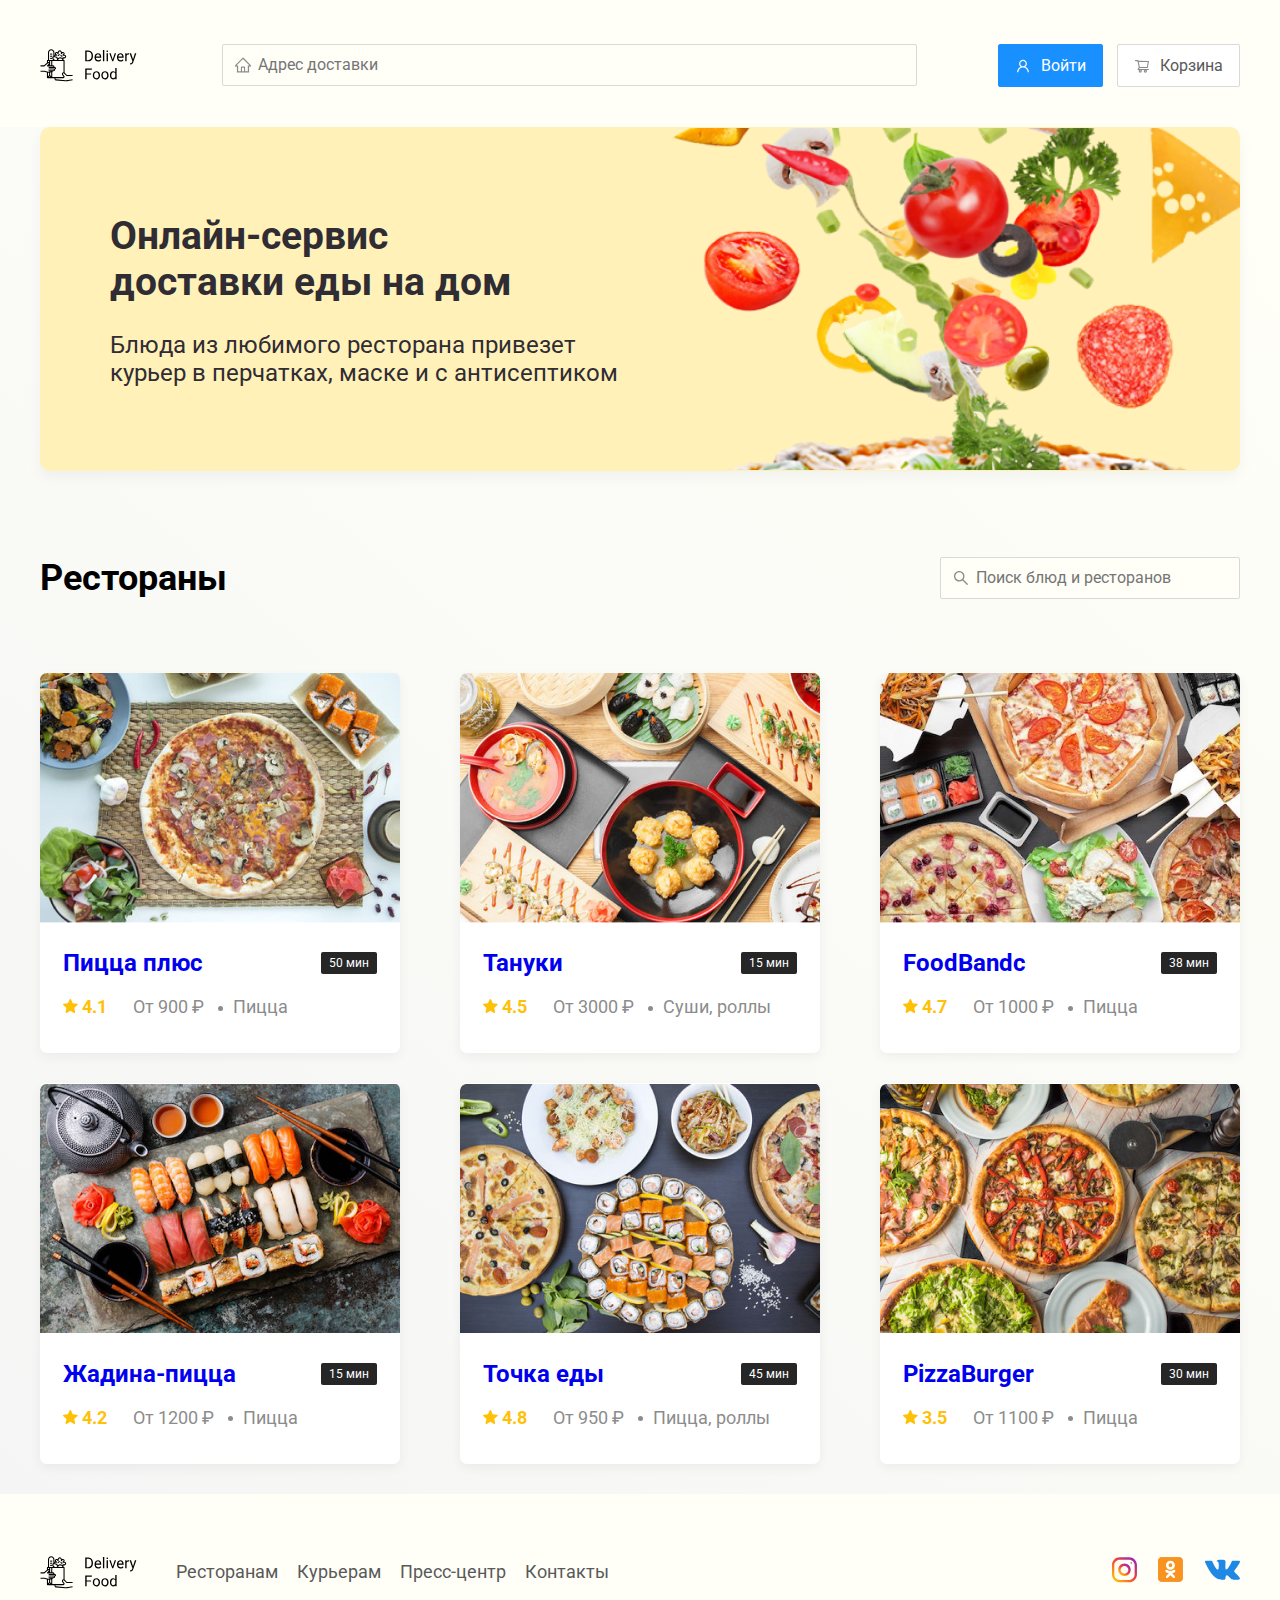
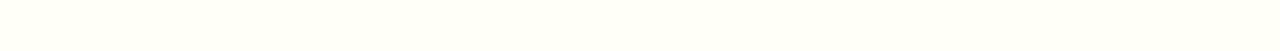
<file: index.html>
<!DOCTYPE html>
<html lang="ru">

<head>
    <meta charset="UTF-8">
    <meta name="viewport" content="width=device-width, initial-scale=1.0">
    <title>Delivery Food -доставка еды на дом</title>
    <link href="https://fonts.googleapis.com/css?family=Roboto:400,700&display=swap&subset=cyrillic" rel="stylesheet">
    <link rel="stylesheet" href="css/normalize.css">
    <link rel="stylesheet" href="css/style.css">
</head>

<body>
    <div class="conteiner">
        <header>
            <img src="img/logo.svg" alt="Logo" class="logo">
            <input type="text" class="input input-address" placeholder="Адрес доставки">
            <div class="buttons">
                <button class="button button-primary">
                    <img src="img/iconEnter.svg" alt="iconEnter" class="button-icon">
                    <span class="button-text">Войти</span>
                </button>
                <button class="button">
                    <img src="img/iconBasket.svg" alt="iconBasket" class="button-icon">
                    <span class="button-text">Корзина</span>
                </button>
            </div>
        </header>
    </div>
    <!-- .conteiner -->
    <main class="main">
        <div class="conteiner">
            <section class="promo pic-change">
                <h1 class="promo-title">Онлайн-сервис <br> доставки еды на дом</h1>
                <p class="promo-text">Блюда из любимого ресторана привезет курьер в перчатках, маске и с антисептиком
                </p>
                <a href="#" class="pic-change"></a>
            </section>
            <sections class="restaurants">
                <div class="section-heading">
                    <h2 class="section-title">Рестораны</h2>
                    <input type="text" class="input input-search" placeholder="Поиск блюд и ресторанов">
                </div>
                <div class="cards">
                    <a href="restaurant.html" class="card">
                        <img src="img/image1.jpg" alt="card1" class="card-image">
                        <div class="card-text">
                            <div class="card-heading">
                                <h3 class="card-title">Пицца плюс</h3>
                                <span class="card-tag tag ">50 мин</span>
                            </div>
                            <!-- /.card-heading -->
                            <div class="card-info">
                                <div class="rating">

                                    <img src="img/rating.svg" alt="rating">
                                    4.1</div>
                                <div class="price">От 900 &#8381 </div>
                                <div class="category">Пицца</div>
                            </div>
                            <!-- /.card-info -->
                        </div>
                        <!-- card-text -->

                    </a>
                    <!-- /.card1 -->
                    <a href="restaurant.html" class="card">
                        <img src="img/image2.jpg" alt="card1" class="card-image">
                        <div class="card-text">
                            <div class="card-heading">
                                <h3 class="card-title">Тануки </h3>
                                <span class="card-tag tag ">15 мин</span>
                            </div>
                            <!-- /.card-heading -->
                            <div class="card-info">
                                <div class="rating">

                                    <img src="img/rating.svg" alt="rating">
                                    4.5 </div>
                                <div class="price">От 3000 &#8381 </div>
                                <div class="category">Суши, роллы</div>
                            </div>
                            <!-- /.card-info -->
                        </div>
                        <!-- card-text -->

                    </a>
                    <!-- /.card2 -->
                    <a href="restaurant.html" class="card">
                        <img src="img/image3.jpg" alt="card1" class="card-image">
                        <div class="card-text">
                            <div class="card-heading">
                                <h3 class="card-title">FoodBandс</h3>
                                <span class="card-tag tag ">38 мин</span>
                            </div>
                            <!-- /.card-heading -->
                            <div class="card-info">
                                <div class="rating">

                                    <img src="img/rating.svg" alt="rating">
                                    4.7 </div>
                                <div class="price">От 1000 &#8381 </div>
                                <div class="category">Пицца</div>
                            </div>
                            <!-- /.card-info -->
                        </div>
                        <!-- card-text -->

                    </a>
                    <!-- /.card3 -->
                    <a href="restaurant.html" class="card">
                        <img src="img/image4.jpg" alt="card1" class="card-image">
                        <div class="card-text">
                            <div class="card-heading">
                                <h3 class="card-title">Жадина-пицца</h3>
                                <span class="card-tag tag ">15 мин</span>
                            </div>
                            <!-- /.card-heading -->
                            <div class="card-info">
                                <div class="rating">

                                    <img src="img/rating.svg" alt="rating">
                                    4.2 </div>
                                <div class="price">От 1200 &#8381 </div>
                                <div class="category">Пицца</div>
                            </div>
                            <!-- /.card-info -->
                        </div>
                        <!-- card-text -->

                    </a>
                    <!-- /.card4 -->
                    <a href="restaurant.html" class="card">
                        <img src="img/image5.jpg" alt="card1" class="card-image">
                        <div class="card-text">
                            <div class="card-heading">
                                <h3 class="card-title">Точка еды</h3>
                                <span class="card-tag tag ">45 мин</span>
                            </div>
                            <!-- /.card-heading -->
                            <div class="card-info">
                                <div class="rating">

                                    <img src="img/rating.svg" alt="rating">
                                    4.8</div>
                                <div class="price">От 950 &#8381 </div>
                                <div class="category">Пицца, роллы</div>
                            </div>
                            <!-- /.card-info -->
                        </div>
                        <!-- card-text -->

                    </a>
                    <!-- /.card5 -->
                    <a href="restaurant.html" class="card">
                        <img src="img/image6.jpg" alt="card1" class="card-image">
                        <div class="card-text">
                            <div class="card-heading">
                                <h3 class="card-title">PizzaBurger</h3>
                                <span class="card-tag tag ">30 мин</span>
                            </div>
                            <!-- /.card-heading -->
                            <div class="card-info">
                                <div class="rating">

                                    <img src="img/rating.svg" alt="rating">
                                    3.5 </div>
                                <div class="price">От 1100 &#8381 </div>
                                <div class="category">Пицца</div>
                            </div>
                            <!-- /.card-info -->
                        </div>
                        <!-- card-text -->

                    </a>
                    <!-- /.card6 -->
                </div>
                <!-- /.cards -->
            </sections>
        </div>
        <!-- /.conteiner -->
    </main>
    <footer class="footer">
        <div class="conteiner">
            <div class="footer-block">
                <img src="img/logo.svg" alt="Logo" class="logo footer-logo">
                <nav class="footer-nav">
                    <a href="#" class="footer-link">Ресторанам</a>
                    <a href="#" class="footer-link">Курьерам</a>
                    <a href="#" class="footer-link">Пресс-центр</a>
                    <a href="#" class="footer-link">Контакты</a>
                </nav>
                <div class="social-links">
                    <a href="#" class="social-link"><img src="img/insta.svg" alt="Instagramm"></a>
                    <a href="#" class="social-link"><img src="img/ok.svg" alt="Ok"></a>
                    <a href="#" class="social-link"><img src="img/vk.svg" alt="Vk"></a>
                </div>
            </div>
            <!-- footer-block -->
        </div>
    </footer>
</body>

</html>
</file>
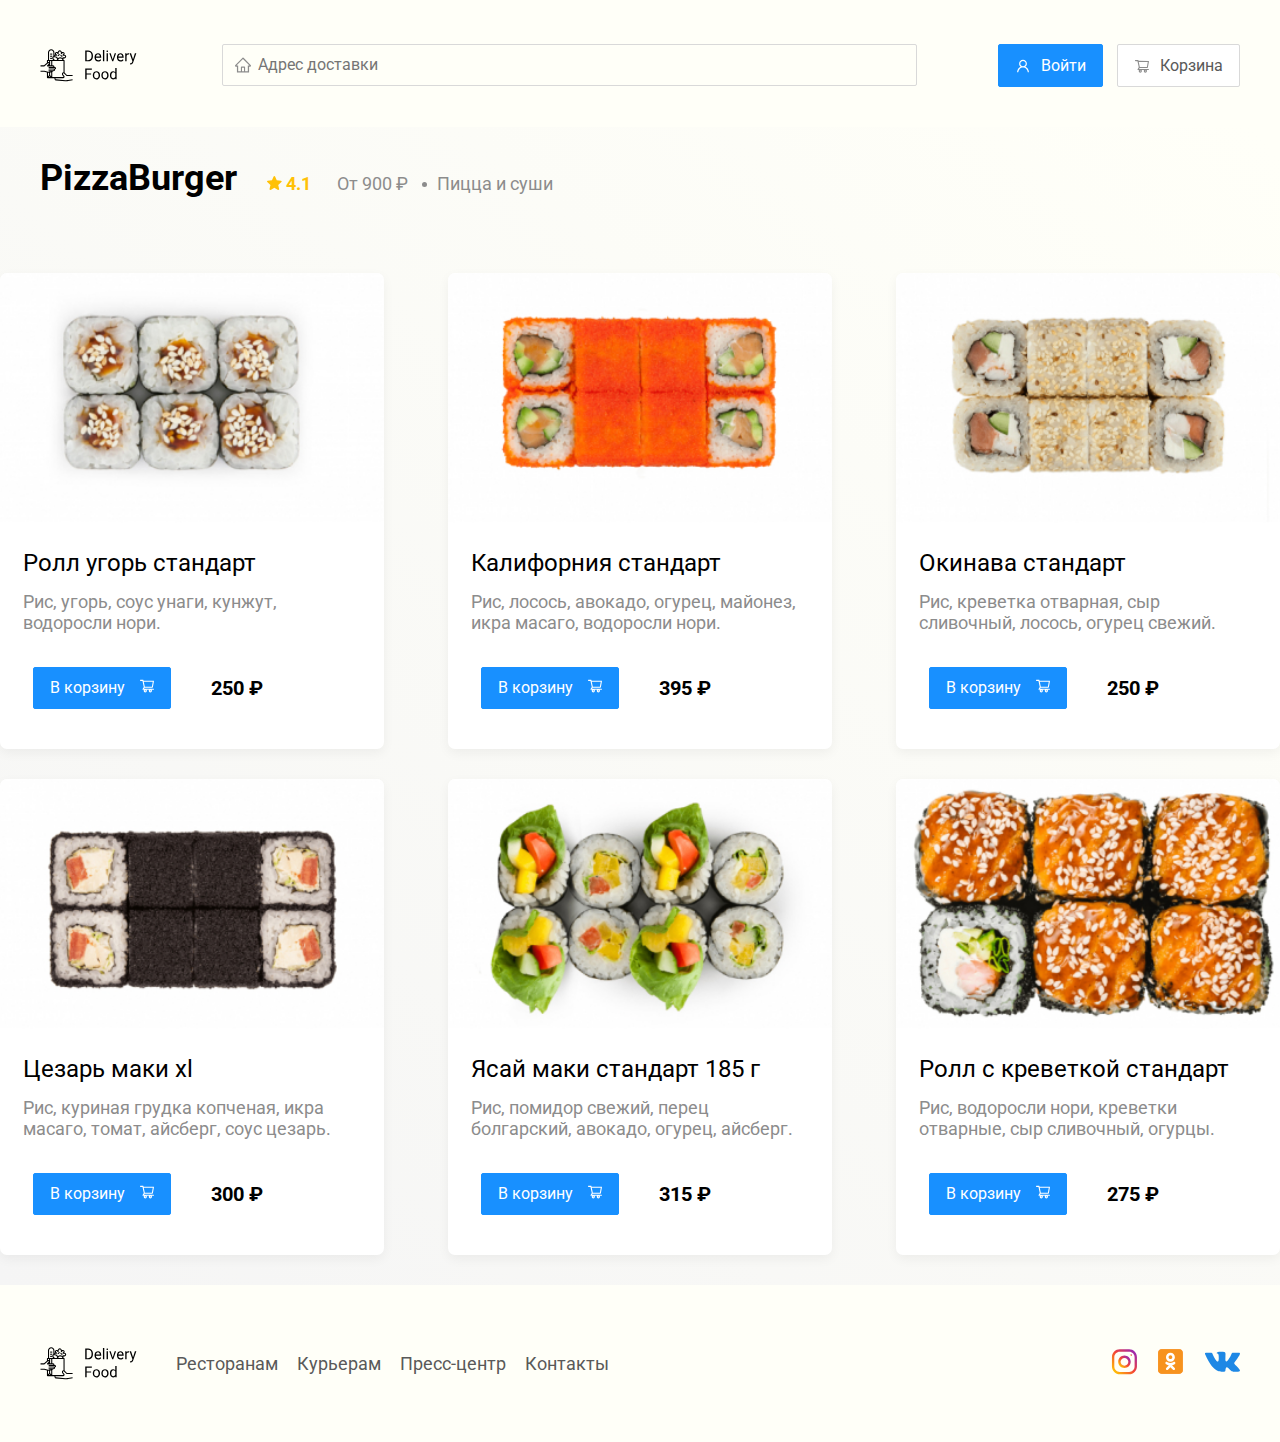
<file: restaurant.html>
<!DOCTYPE html>
<html lang="ru">

<head>
    <meta charset="UTF-8">
    <meta name="viewport" content="width=device-width, initial-scale=1.0">
    <title>PizzaBurger-доставка еды на дом</title>
    <link href="https://fonts.googleapis.com/css?family=Roboto:400,700&display=swap&subset=cyrillic" rel="stylesheet">
    <link rel="stylesheet" href="css/normalize.css">
    <link rel="stylesheet" href="css/animate.css">
    <link rel="stylesheet" href="css/style.css">
</head>

<body>
    <div class="conteiner">
        <header>
            <img src="img/logo.svg" alt="Logo" class="logo">
            <input type="text" class="input input-address" placeholder="Адрес доставки">
            <div class="buttons">
                <button class="button button-primary">
                    <img src="img/iconEnter.svg" alt="iconEnter" class="button-icon">
                    <span class="button-text">Войти</span>
                </button>
                <button class="button" id="cart-button">
                    <img src="img/iconBasket.svg" alt="iconBasket" class="button-icon">
                    <span class="button-text">Корзина</span>
                </button>
            </div>
        </header>
    </div>
    <!-- .conteiner -->
    <main class="main">
        <div class="conteiner">

            <sections class="restaurants">
                <div class="section-heading">
                    <h2 class="section-title">PizzaBurger</h2>
                    <div class="card-info">
                        <div class="rating">

                            <img src="img/rating.svg" alt="rating">
                            4.1</div>
                        <div class="price">От 900 &#8381 </div>
                        <div class="category">Пицца и суши</div>
                    </div>

                </div>
        </div>
        <!-- /.card-info -->
        </div>
        <div class="cards">
            <div class="card wow fadeInLeft" data-wow-delay="1s">
                <img src="img/image1a.jpg" alt="card1" class="card-image">
                <div class="card-text">
                    <div class="card-heading">
                        <h3 class="card-title card-title-reg">Ролл угорь стандарт</h3>
                    </div>
                    <!-- /.card-heading -->
                    <div class="card-info">
                        <div class="ingredients">Рис, угорь, соус унаги, кунжут, водоросли нори.</div>
                    </div>
                    <!-- /.card-info -->
                    <div class="card-buttons button-margin">
                        <button class="button button-primary ">
                            <span class="button-card-text">В корзину</span>
                            <img src="img/shopping-cart.svg" alt="shopping-cart" class="button-card-image">
                        </button>
                        <strong class="card-price-bold"> 250 &#8381</strong>
                    </div>
                </div>
                <!-- card-text -->

            </div>
            <!-- /.card1 -->
            <div class="card wow fadeInUp" data-wow-delay="0.4s">
                <img src="img/image2a.jpg" alt="card1" class="card-image">
                <div class="card-text">
                    <div class="card-heading">
                        <h3 class="card-title card-title-reg">
                            Калифорния стандарт</h3>
                    </div>
                    <!-- /.card-heading -->
                    <div class="card-info">
                        <div class="ingredients">
                            Рис, лосось, авокадо, огурец, майонез, икра масаго, водоросли нори.</div>
                    </div>
                    <!-- /.card-info -->
                    <div class="card-buttons button-margin">
                        <button class="button button-primary ">
                            <span class="button-card-text">В корзину</span>
                            <img src="img/shopping-cart.svg" alt="shopping-cart" class="button-card-image">
                        </button>
                        <strong class="card-price-bold"> 395 &#8381</strong>
                    </div>
                </div>
                <!-- card-text -->
                <!-- card-text -->

            </div>
            <!-- /.card2 -->
            <div class="card wow fadeInRight" data-wow-delay="1s">
                <img src="img/image3a.jpg" alt="card1" class="card-image">
                <div class="card-text">
                    <div class="card-heading">
                        <h3 class="card-title card-title-reg">Окинава стандарт</h3>
                    </div>
                    <!-- /.card-heading -->
                    <div class="card-info">
                        <div class="ingredients"> Рис, креветка отварная, сыр сливочный, лосось, огурец свежий.</div>
                    </div>
                    <!-- /.card-info -->
                    <div class="card-buttons button-margin">
                        <button class="button button-primary ">
                            <span class="button-card-text">В корзину</span>
                            <img src="img/shopping-cart.svg" alt="shopping-cart" class="button-card-image">
                        </button>
                        <strong class="card-price-bold"> 250 &#8381</strong>
                    </div>
                </div>
                <!-- card-text -->
                <!-- card-text -->

            </div>
            <!-- /.card3 -->
            <div class="card wow fadeInUp" data-wow-delay="0.8s">
                <img src="img/image4a.jpg" alt="card1" class="card-image">
                <div class="card-text">
                    <div class="card-heading">
                        <h3 class="card-title card-title-reg">Цезарь маки хl</h3>
                    </div>
                    <!-- /.card-heading -->
                    <div class="card-info">
                        <div class="ingredients">Рис, куриная грудка копченая, икра масаго, томат, айсберг, соус цезарь.
                        </div>
                    </div>
                    <!-- /.card-info -->
                    <div class="card-buttons button-margin">
                        <button class="button button-primary ">
                            <span class="button-card-text">В корзину</span>
                            <img src="img/shopping-cart.svg" alt="shopping-cart" class="button-card-image">
                        </button>
                        <strong class="card-price-bold"> 300 &#8381</strong>
                    </div>
                </div>
                <!-- card-text -->
                <!-- card-text -->

            </div>
            <!-- /.card4 -->
            <div class="card wow fadeInUp" data-wow-delay="1s">
                <img src="img/image5a.jpg" alt="card1" class="card-image">
                <div class="card-text">
                    <div class="card-heading">
                        <h3 class="card-title card-title-reg">Ясай маки стандарт 185 г</h3>
                    </div>
                    <!-- /.card-heading -->
                    <div class="card-info">
                        <div class="ingredients">Рис, помидор свежий, перец болгарский, авокадо, огурец, айсберг.</div>
                    </div>
                    <!-- /.card-info -->
                    <div class="card-buttons button-margin">
                        <button class="button button-primary ">
                            <span class="button-card-text">В корзину</span>
                            <img src="img/shopping-cart.svg" alt="shopping-cart" class="button-card-image">
                        </button>
                        <strong class="card-price-bold"> 315 &#8381</strong>
                    </div>
                </div>
                <!-- card-text -->
                <!-- card-text -->

            </div>
            <!-- /.card5 -->
            <div class="card wow fadeInUp" data-wow-delay="1.2s">
                <img src="img/image6a.jpg" alt="card1" class="card-image">
                <div class="card-text">
                    <div class="card-heading">
                        <h3 class="card-title card-title-reg">Ролл с креветкой стандарт</h3>
                    </div>
                    <!-- /.card-heading -->
                    <div class="card-info">
                        <div class="ingredients">Рис, водоросли нори, креветки отварные, сыр сливочный, огурцы.</div>
                    </div>
                    <!-- /.card-info -->
                    <div class="card-buttons button-margin">
                        <button class="button button-primary ">
                            <span class="button-card-text">В корзину</span>
                            <img src="img/shopping-cart.svg" alt="shopping-cart" class="button-card-image">
                        </button>
                        <strong class="card-price-bold"> 275 &#8381</strong>
                    </div>
                </div>
                <!-- card-text -->
                <!-- card-text -->

            </div>
            <!-- /.card6 -->
        </div>
        <!-- /.cards -->
        </sections>
        </div>
        <!-- /.conteiner -->
    </main>
    <footer class="footer">
        <div class="conteiner">
            <div class="footer-block">
                <img src="img/logo.svg" alt="Logo" class="logo footer-logo">
                <nav class="footer-nav">
                    <a href="#" class="footer-link">Ресторанам</a>
                    <a href="#" class="footer-link">Курьерам</a>
                    <a href="#" class="footer-link">Пресс-центр</a>
                    <a href="#" class="footer-link">Контакты</a>
                </nav>
                <div class="social-links">
                    <a href="#" class="social-link"><img src="img/insta.svg" alt="Instagramm"></a>
                    <a href="#" class="social-link"><img src="img/ok.svg" alt="Ok"></a>
                    <a href="#" class="social-link"><img src="img/vk.svg" alt="Vk"></a>
                </div>
            </div>
            <!-- footer-block -->
        </div>
    </footer>

    <div class="modal">

        <div class="modal-dialog">
            <div class="modal-header">
                <h3 class="modal-title">Корзина</h3>
                <button class="close">&times;</button>
            </div>
            <!-- /.modal-header -->
            <div class="modal-body">
                <div class="food-row">
                    <span class="food-name">Ролл угорь стандарт</span>
                    <strong class="food-price">250 &#8381</strong>
                    <div class="food-counter">
                        <button class="counter-button">-</button>
                        <span class="counter">1</span>
                        <button class="counter-button">+</button>
                    </div>
                </div>
                <!-- /.foods-row -->
                <div class="food-row">
                    <span class="food-name">Ролл угорь стандарт</span>
                    <strong class="food-price">250 &#8381</strong>
                    <div class="food-counter">
                        <button class="counter-button">-</button>
                        <span class="counter">1</span>
                        <button class="counter-button">+</button>
                    </div>
                </div>
                <!-- /.foods-row -->
                <div class="food-row">
                    <span class="food-name">Ролл угорь стандарт</span>
                    <strong class="food-price">250 &#8381</strong>
                    <div class="food-counter">
                        <button class="counter-button">-</button>
                        <span class="counter">1</span>
                        <button class="counter-button">+</button>
                    </div>
                </div>
                <!-- /.foods-row -->
                <div class="food-row">
                    <span class="food-name">Ролл угорь стандарт</span>
                    <strong class="food-price">250 &#8381</strong>
                    <div class="food-counter">
                        <button class="counter-button">-</button>
                        <span class="counter">1</span>
                        <button class="counter-button">+</button>
                    </div>
                </div>
                <!-- /.foods-row -->
            </div>
            <!-- /.modal-body -->
            <div class="modal-footer">
                <span class="modal-price-tag">1250 &#8381</span>
                <div class="footer-buttons">
                    <button class="button button-primary">Оформить заказ</button>
                    <button class="button ">Отмена</button>
                </div>
            </div>
            <!-- modal-footer -->
        </div>
        <!-- /.modal-dialog -->
    </div>
    <script src="js/wow.min.js"></script>
    <script src="js/script.js"></script>
</body>

</html>
</file>
<file: css/style.css>
* {
    box-sizing: border-box;
}

body {
    font-family: 'Roboto', sans-serif;
    padding-top: 44px;
    background: #FFFFF8;
}

.conteiner {
    /* border: 1px solid red; */
    max-width: 1200px;
    margin: auto;
}

header {
    display: flex;
    align-items: center;
    justify-content: space-between;
    margin-bottom: 40px;
}

.input {
    background: #FFFFF8;
    border: 1px solid #D9D9D9;
    border-radius: 2px;
    font-size: 16px;
    line-height: 24px;
    padding: 8px;
    padding-left: 35px;
    background-repeat: no-repeat;
    background-position: left 11px center;
}

.input-address {
    flex: 0.8;
    align-items: center;
    background-image: url(../img/home.svg);
}

.input-search {
    background-image: url(../img/search.svg);
    width: 300px;
    margin-left: auto;
}

.button {
    padding: 8px 16px;
    background: #FFFFFF;
    border: 1px solid #D9D9D9;
    box-sizing: border-box;
    box-shadow: 0px 0px 2px rgba(0, 0, 0, 0.0015);
    border-radius: 2px;
    color: #595959;
    font-size: 16px;
    line-height: 24px;
}

.button-primary {
    background: #1890FF;
    border: 1px solid #1890FF;
    color: white;
    margin-right: 10px;
}

.button-card-text {
    margin-right: 10px;
}

.button-icon {
    margin-right: 6px;
    vertical-align: middle;
}

.button-text {
    vertical-align: middle;
}

.button-margin {
    margin-top: 24px;
    /* margin-right: 30px;*/
    padding: 10px;
}

.pic-change {
    background: #FFF1B8 url(../img/promo-image2.png) no-repeat top 1px right -295px / 1037px;
    display: block;
}

.pic-change:hover {
    background: #FFF1B8 url(../img/promo-pizza.png) no-repeat top 1px right -295px / 1037px;
}

.main {
    background: linear-gradient(220deg, rgba(245, 245, 245, 0) 1.04%, #F5F5F5 100%);
}

.promo {
    box-shadow: 0px 7px 12px rgba(158, 158, 163, 0.1);
    /* background: #FFF1B8 url(../img/promo-image2.png) no-repeat top 1px right -295px / 1037px; */
    border-radius: 10px;
    padding: 60px 70px;
    margin-bottom: 56px;
}

.promo-text {
    max-width: 538px;
    font-style: normal;
    font-weight: normal;
    font-size: 24px;
    line-height: 28px;
    color: #302C34;
}

.promo-title {
    font-style: normal;
    font-weight: bold;
    font-size: 39px;
    line-height: 46px;
    color: #302C34;
}

.section-heading {
    display: flex;
    align-items: center;
    /*justify-content: space-between;*/
    margin-bottom: 44px;
}

.section-title {
    font-style: normal;
    font-weight: bold;
    font-size: 36px;
    line-height: 42px;
    color: #000000;
    /* margin: 0;*/
    margin-right: 30px;
}

.cards {
    display: flex;
    flex-wrap: wrap;
    align-items: start;
    justify-content: space-between;
}

.card {
    background: #FFFFFF;
    box-shadow: 0px 4px 12px rgba(0, 0, 0, 0.05);
    border-radius: 7px;
    overflow: hidden;
    flex-basis: 30%;
    margin-bottom: 30px;
    text-decoration: none;
}

.card-image {
    width: 384px;
    height: 250px;
    object-fit: cover;
}

.card-text {
    padding-top: 20px;
    padding-bottom: 30px;
    padding-left: 23px;
    padding-right: 23px;
}

.card-heading {
    display: flex;
    align-items: center;
    justify-content: space-between;
}

.card-title {
    margin: 0;
    font-style: normal;
    font-weight: bold;
    font-size: 24px;
    line-height: 32px;
}

.card-title-reg {
    font-weight: 400;

}

.card-tag {
    font-style: normal;
    font-weight: normal;
    font-size: 12px;
    line-height: 20px;
    color: white;
    background: #262626;
    border-radius: 2px;
    padding: 1px 8px;
}

.card-info {
    padding-top: 12px;
    display: flex;
    align-items: center;
}

.card-price-bold {
    font-style: normal;
    font-weight: bold;
    font-size: 20px;
    line-height: 32px;
    margin-left: 30px;
}

.card-buttons {
    display: flex;
    align-items: center;
}

.rating {
    margin-right: 26px;
    font-style: normal;
    font-weight: bold;
    font-size: 18px;
    line-height: 32px;
    color: #FFC107;
}

.price,
.category {
    font-size: 18px;
    line-height: 32px;
    color: #8C8C8C;
}

.price {
    margin-right: 10px;
}

.ingredients {
    font-size: 18px;
    line-height: 21px;
    color: #8C8C8C;
}

.category {
    text-overflow: ellipsis;
    overflow: hidden;
    white-space: nowrap;
}

.price:after {
    content: "";
    width: 5px;
    height: 5px;
    background-color: #8c8c8c;
    display: inline-block;
    vertical-align: middle;
    border-radius: 50%;
    margin-left: 10px;
}

.footer {
    padding: 60px 0;
}

.footer-block {
    display: flex;
    align-items: center;
    justify-content: space-between;
}

.footer-nav {
    margin-right: auto;
    margin-left: 35px;
}

.footer-link {
    font-style: normal;
    font-weight: normal;
    font-size: 18px;
    line-height: 21px;
    display: inline-block;
    color: #595959;
    text-decoration: none;
}

.footer-link:not(:last-child) {
    margin-right: 15px;
}

.social-links {
    display: flex;
    align-items: center;
}

.social-link:not(:last-child) {
    margin-right: 21px;
}

.modal {
    position: fixed;
    left: 0;
    top: 0;
    width: 100%;
    height: 100%;
    background: rgba(0, 0, 0, 0.4);
    display: none;
}

.is-open {
    display: flex;
}

.modal-dialog {
    max-width: 780px;
    width: 95%;

    background: #FFFFFF;
    border-radius: 5px;
    margin: auto;
    padding: 40px 45px;
}

.modal-header {
    display: flex;
    align-items: center;
    justify-content: space-between;
    margin-bottom: 45px;
}

.modal-title {
    margin: 0;
    font-weight: bold;
    font-size: 36px;
    line-height: 42px;
}

.close {
    font-size: 36px;
    border: none;
    background-color: transparent;
}

.modal-body {
    margin-bottom: 52px;

}

.food-row {
    display: flex;
    align-items: flex-start;
    justify-content: space-between;
    padding-bottom: 8px;
    border-bottom: 1px solid #D9D9D9;
    margin-bottom: 15px;

}

.food-name {
    font-weight: normal;
    font-size: 18px;
    line-height: 32px;
}

.food-price {
    margin-left: auto;
    margin-right: 47px;
    font-weight: bold;
    font-size: 20px;
    line-height: 32px;

}

.food-counter {
    display: flex;
    align-items: center;
    justify-content: space-between;
}

.counter-button {
    display: flex;
    align-items: center;
    justify-content: center;
    width: 39px;
    height: 32px;
    background: #FFFFFF;
    border: 1px solid #40A9FF;
    box-sizing: border-box;
    border-radius: 2px;
    font-weight: normal;
    font-size: 14px;
    line-height: 22px;
    color: #40A9FF;
}

.counter {
    font-size: 16px;
    line-height: 24px;
    margin-left: 10px;
    margin-right: 10px;
}

.modal-footer {
    display: flex;
    align-items: center;
    justify-content: space-between;
}

.footer-buttons {
    display: flex;
    align-items: center;
}

.modal-price-tag {
    background: #262626;
    border-radius: 5px;
    color: #FFFFFF;
    padding: 15px 20px;
    font-size: 20px;
    line-height: 23px;
}

@media(max-width: 1199px) {
    .conteiner {
        max-width: 960px;
    }

    .promo {
        background-size: 750px;
    }

    .pic-change {
        background: #FFF1B8 url(../img/promo-image2.png) no-repeat top 1px right -384px/ 1037px;
    }

    .pic-change:hover {
        background: #FFF1B8 url(../img/promo-pizza.png) no-repeat top -81px right -302px / 822px;
    }

    .category,
    .price,
    .rating {
        font-size: 14px;
    }
}

@media(max-width: 992px) {
    .conteiner {
        max-width: 750px;
    }

    .promo {
        padding: 50px 50px 50px 20px;
        background-size: 400px;

    }



    .promo-title {
        font-size: 35px;
    }

    .promo-text {
        font-size: 18px;
        max-width: 415px;
    }

    .pic-change {
        background: #FFF1B8 url(../img/promo-image2.png) no-repeat top 1px right -417px/ 945px;
    }

    .pic-change:hover {
        background: #FFF1B8 url(../img/promo-pizza.png) no-repeat top -81px right -375px / 822px;
    }

    .card {
        flex-basis: 49%;
    }

    .footer-link {
        font-size: 16px;
    }
}

@media(max-width: 768px) {
    .conteiner {
        max-width: 560px;
    }

    .button {
        /* margin: 5px;*/
        padding: 8px;
        /*justify-content: space-around;*/
    }

    .card-info {

        flex-wrap: wrap;
        /* justify-content: space-around;*/
    }

    .card .rating {
        flex-basis: 100%;
    }

    .card-title {
        font-size: 18px;
    }

    .promo-title {
        font-size: 24px;
        line-height: 1.4;
    }

    .pic-change {
        background: #FFF1B8 url(../img/promo-image2.png) no-repeat top 1px right -460px/ 915px;
    }

    .pic-change:hover {
        background: #FFF1B8 url(../img/promo-pizza.png) no-repeat bottom -81px right -220px / 590px;
    }

    .promo-text {
        max-width: 300px;
    }

    .footer {
        padding: 30px 0 30px 0;

    }
}

@media(max-width: 578px) {
    .conteiner {
        max-width: 90%;
    }

    header {
        flex-wrap: wrap;
        margin-bottom: 20px;
    }


    .input-address {
        margin-top: 15px;
        order: 5;
        flex: 1;
    }

    .promo {
        background-image: none;
    }

    .pic-change:hover {
        background-image: none;
    }

    .pic-change {
        background-image: none;
        padding: 20px 10px 0px 50px;

    }

    .promo {
        margin-bottom: 20px;
    }

    .promo-title {
        font-size: 30px;
        /*  padding: 1px 10px 10px 40px;*/
        margin-bottom: 10px;
    }

    .section-title {
        font-size: 25px;
    }

    .section-heading {
        margin-bottom: 20px;
    }

    .card {
        flex-basis: 100%;
    }

    .card-image {
        width: 100%;
    }

    .rating {
        flex-basis: 20%;
    }

    .card-info {
        flex-wrap: nowrap;
    }

}

@media(max-width: 450px) {
    .conteiner {
        max-width: 80%;
    }

    body {

        padding-top: 20px;
    }

    .section-heading {
        flex-wrap: wrap;
    }

    .input-search {
        flex-basis: 100%;
    }

    .section-title {
        margin-bottom: 10px;
    }

    .card-text {
        padding-bottom: 10px;
    }

    .social-link:not(:last-child) {
        margin-right: 0;
        margin-bottom: 5px;
    }

    .social-links {
        flex-direction: column;
        justify-content: space-between;

    }

    .promo {
        text-align: center;
        padding: 20px 10px 0px 3%;
    }
}

@media(max-width: 389px) {
    header {
        justify-content: center;
    }

    .logo {
        margin-bottom: 10px;

    }

    .footer-nav {
        margin-left: 20px;

    }

    .rating {
        flex-basis: 100%;
    }

    .card-info {
        flex-wrap: wrap;
        padding-top: 0px;
    }



    .footer-logo {
        order: 1;
        margin-left: 15px;
    }
}
</file>
